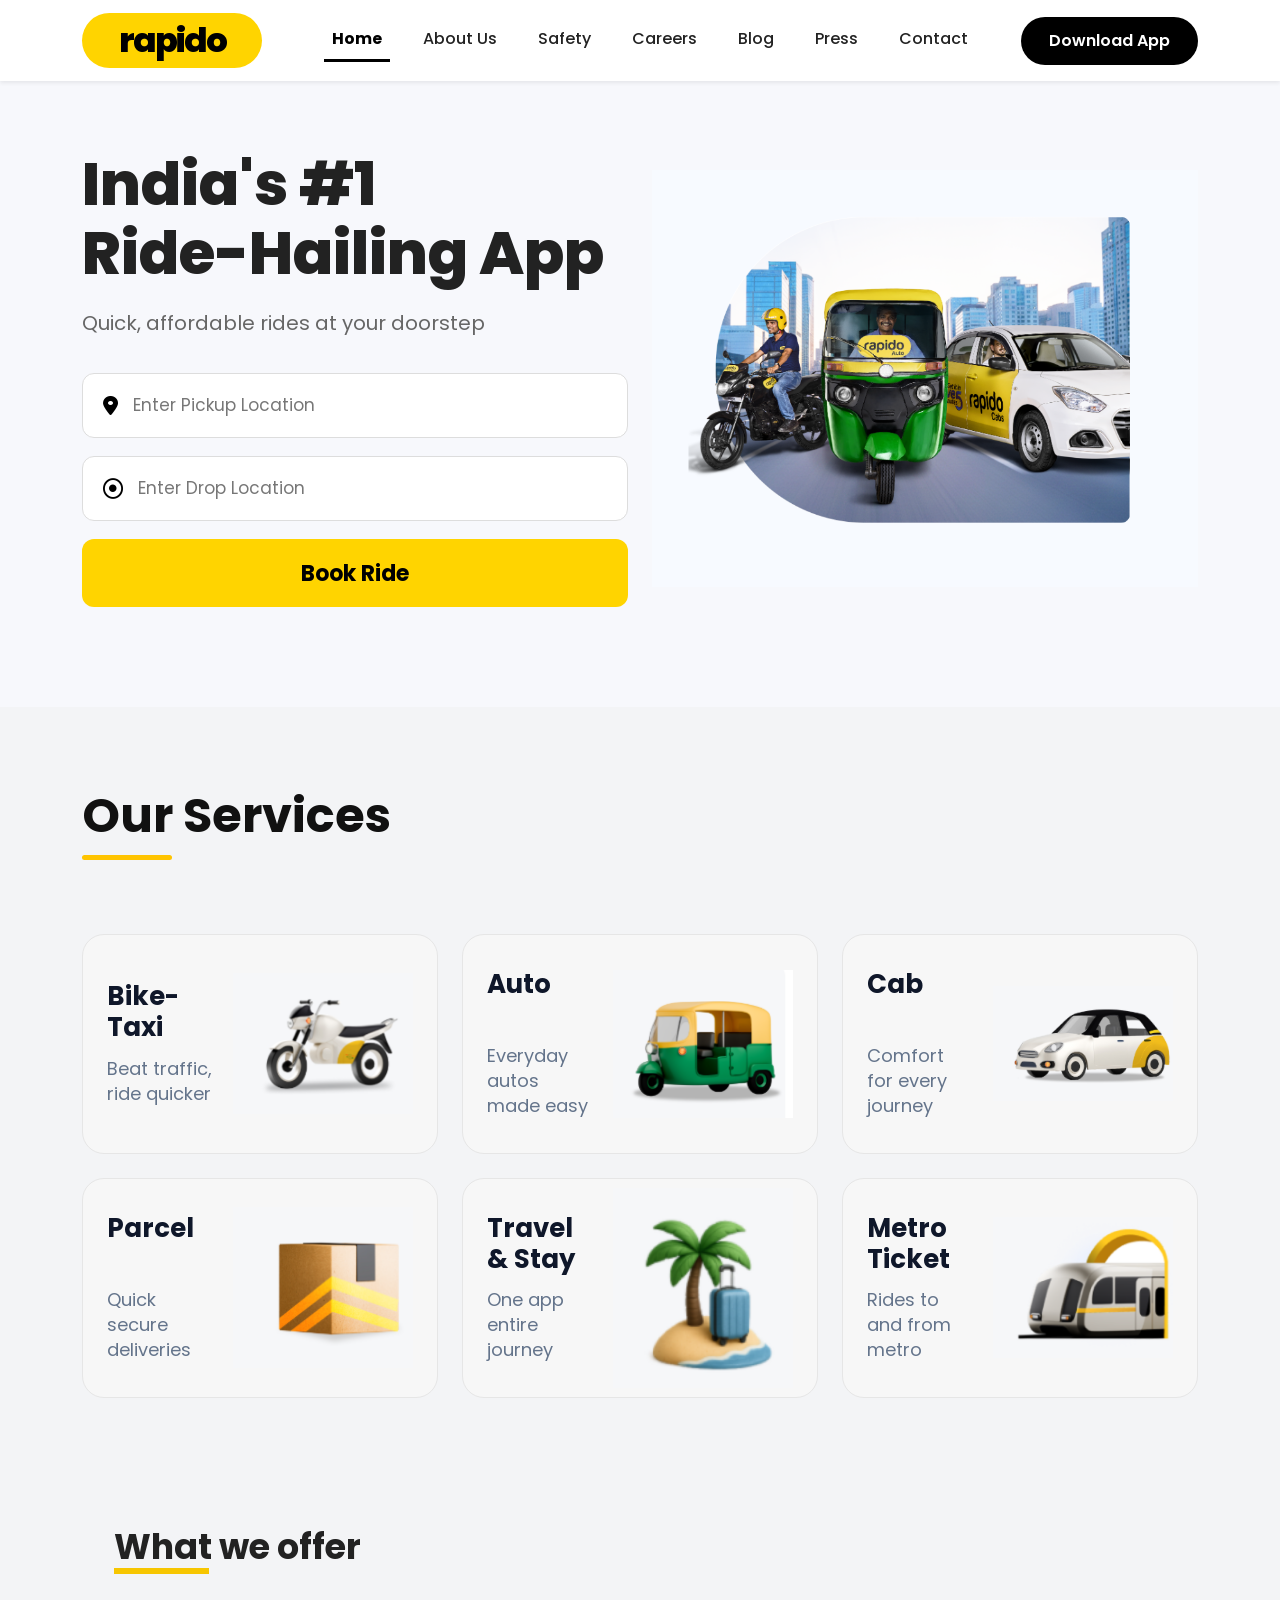
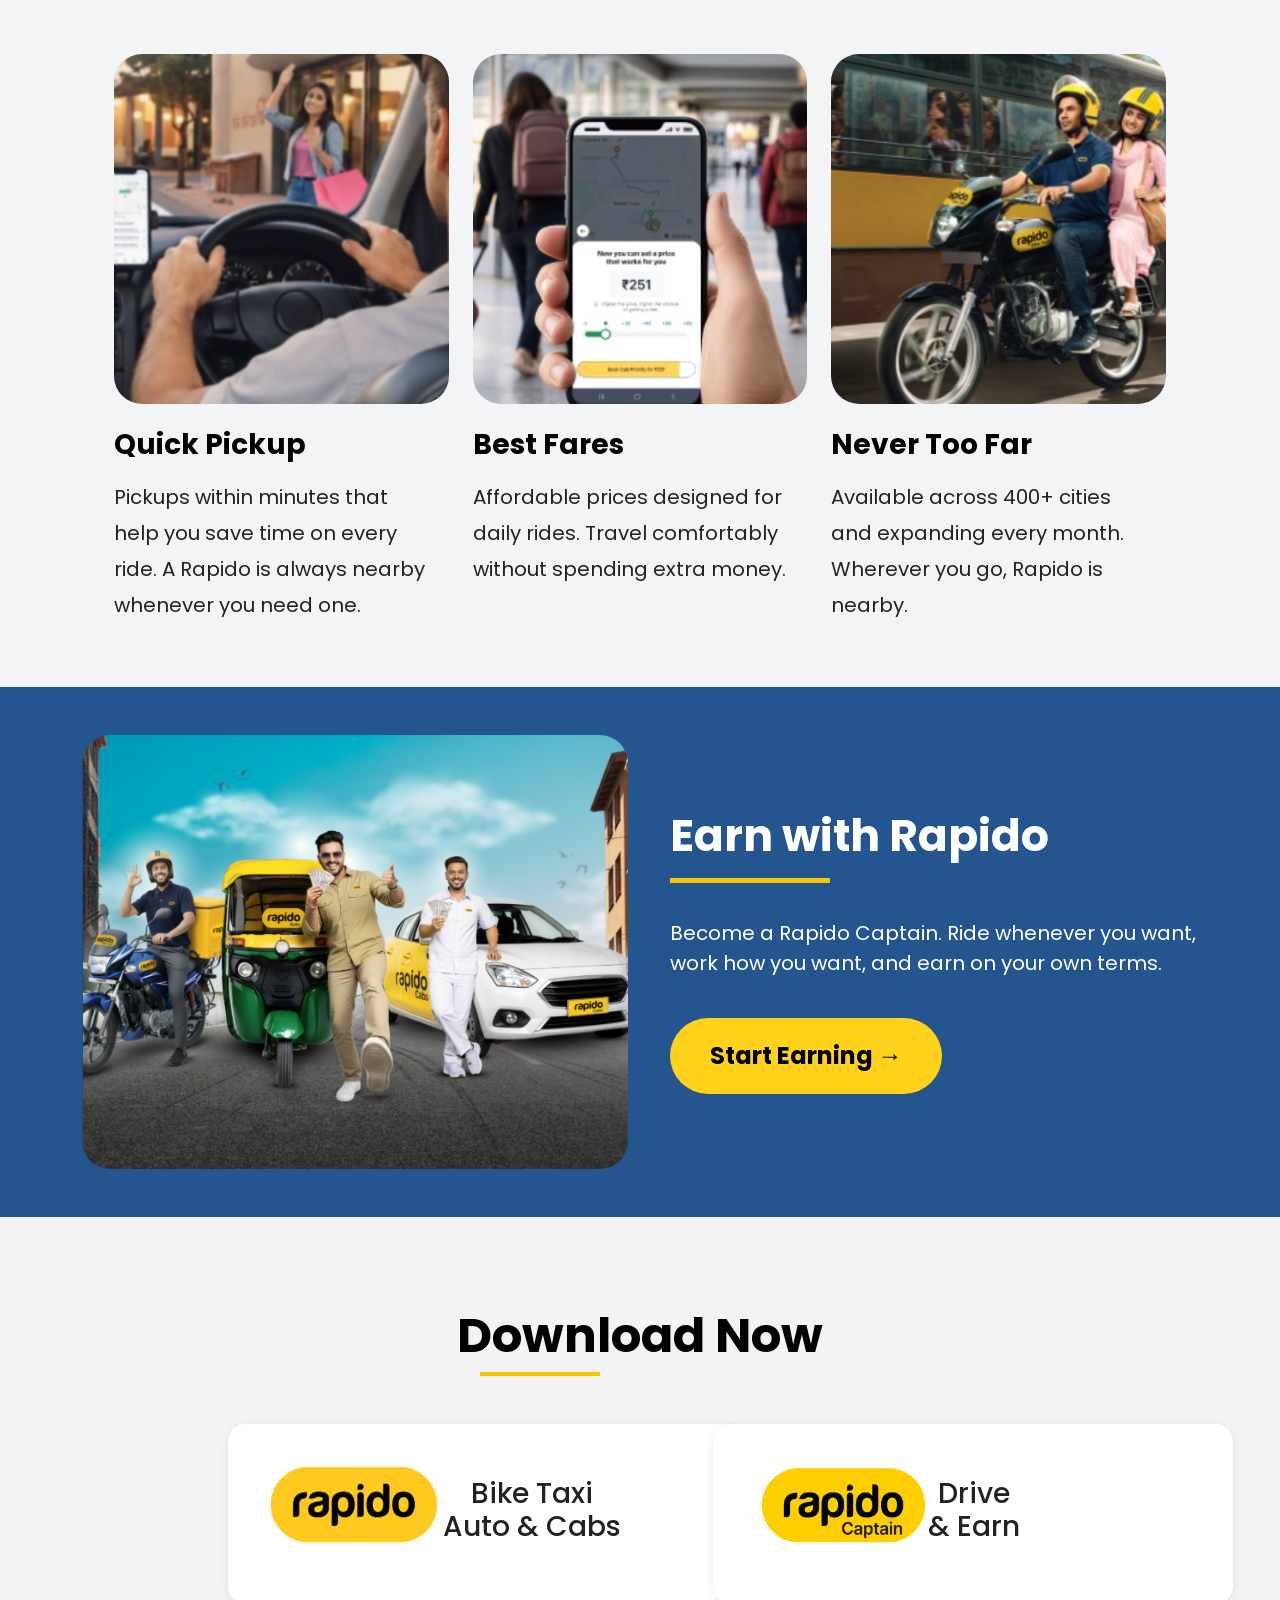
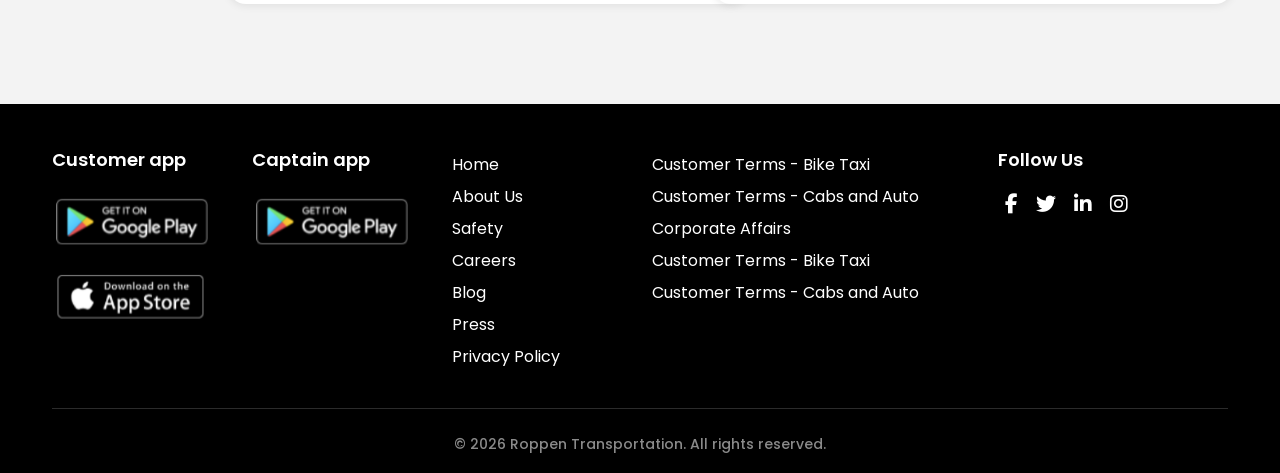
<file: index.html>
<!DOCTYPE html>
<html lang="en">
<head>
<meta charset="UTF-8">
<meta name="viewport" content="width=device-width, initial-scale=1.0">

<title>Rapido Clone</title>

<!-- Bootstrap -->
<link href="https://cdn.jsdelivr.net/npm/bootstrap@5.3.3/dist/css/bootstrap.min.css" rel="stylesheet">

<!-- Font Awesome -->
<link rel="stylesheet"
href="https://cdnjs.cloudflare.com/ajax/libs/font-awesome/6.5.1/css/all.min.css">

<link rel="stylesheet" href="indexstyle.css">
</head>
<body>

<!-- ================= NAVBAR ================= -->

<nav class="navbar navbar-expand-lg navbar-light bg-white shadow-sm fixed-top">
<div class="container">

<a class="navbar-brand" href="#">
<div class="logo-box">
<span>rapido</span>
</div>
</a>

<button
class="navbar-toggler"
type="button"
data-bs-toggle="collapse"
data-bs-target="#navbarNav">

<span class="navbar-toggler-icon"></span>

</button>

<div class="collapse navbar-collapse" id="navbarNav">

<ul class="navbar-nav mx-auto">

<li class="nav-item">
<a class="nav-link active" href="index.html">Home</a>
</li>

<li class="nav-item">
<a class="nav-link" href="about.html">About Us</a>
</li>

<li class="nav-item">
<a class="nav-link" href="safety.html">Safety</a>
</li>

<li class="nav-item">
<a class="nav-link" href="#">Careers</a>
</li>

<li class="nav-item">
<a class="nav-link" href="#">Blog</a>
</li>

<li class="nav-item">
<a class="nav-link" href="#">Press</a>
</li>

<li class="nav-item">
<a class="nav-link" href="#">Contact</a>
</li>

</ul>

<button
    class="download-btn"
    onclick="window.open('https://apps.apple.com/in/app/rapido-bike-taxi-auto-cabs/id1198464606','_blank')">
    Download App
</button>

</div>

</div>
</nav>

<!-- ================= HERO SECTION ================= -->

<section class="hero">

<div class="container">

<div class="row align-items-center">

<div class="col-lg-6">

<h1>
India's #1 <br>
Ride-Hailing App
</h1>

<p>
Quick, affordable rides at your doorstep
</p>

<div class="input-box">
    <i class="fa-solid fa-location-dot"></i>
    <input
        type="text"
        id="pickup"
        placeholder="Enter Pickup Location">
</div>

<div class="input-box drop">
    <i class="fa-regular fa-circle-dot"></i>
    <input
        type="text"
        id="drop"
        placeholder="Enter Drop Location">
</div>

<button class="ride-btn" id="bookRide">
    Book Ride
</button>

</div>

<div class="col-lg-6 text-center">

<img
src="hero.png"
alt="Hero Image"
class="img-fluid hero-img">

</div>

</div>

</div>

</section>

<!-- ================= SERVICES ================= -->

<section class="services">

<div class="container">

<div class="services-heading">
    <h2>Our Services</h2>
    <div class="services-line"></div>
</div>

<div class="row g-4 mt-4">

<!-- Card 1 -->

<div class="col-lg-4 col-md-6">

<div class="service-card">

<div class="service-text">

<h3>Bike-Taxi</h3>

<p>
Beat traffic, ride quicker
</p>

</div>

<img src="Bike.png" alt="Bike">

</div>

</div>

<!-- Card 2 -->

<div class="col-lg-4 col-md-6">

<div class="service-card">

<div class="service-text">

<h3>Auto</h3>

<p>
Everyday autos made easy
</p>

</div>

<img src="auto.png" alt="Auto">

</div>

</div>

<!-- Card 3 -->

<div class="col-lg-4 col-md-6">

<div class="service-card">

<div class="service-text">

<h3>Cab</h3>

<p>
Comfort for every journey
</p>

</div>

<img src="cab.png" alt="Cab">

</div>

</div>

<!-- Card 4 -->

<div class="col-lg-4 col-md-6">

<div class="service-card">

<div class="service-text">

<h3>Parcel</h3>

<p>
Quick secure deliveries
</p>

</div>

<img src="parcel.png" alt="Parcel">

</div>

</div>

<!-- Card 5 -->

<div class="col-lg-4 col-md-6">

<div class="service-card">

<div class="service-text">

<h3>Travel & Stay</h3>

<p>
One app entire journey
</p>

</div>

<img src="travel.png" alt="Travel">

</div>

</div>

<!-- Card 6 -->

<div class="col-lg-4 col-md-6">

<div class="service-card">

<div class="service-text">

<h3>Metro Ticket</h3>

<p>
Rides to and from metro
</p>

</div>

<img src="metro.png" alt="Metro">

</div>

</div>

</div>

</div>

</section>
<!-- ================= OFFER SECTION ================= -->

<section class="offer-section py-5">

    <div class="container">

        <div class="offer-heading">
    <h2>What we offer</h2>
    <div class="offer-line"></div>
</div>

        <div class="row g-4">

            <!-- Card 1 -->
            <div class="col-lg-4 col-md-6">

                <div class="offer-card h-100">

                    <img src="pickup.jpg" class="img-fluid" alt="Quick Pickup">

                    <h3 class="mt-4">
                        Quick Pickup
                    </h3>

                    <p>
                        Pickups within minutes that help you save time on every
                        ride. A Rapido is always nearby whenever you need one.
                    </p>

                </div>

            </div>

            <!-- Card 2 -->

            <div class="col-lg-4 col-md-6">

                <div class="offer-card h-100">

                    <img src="fare.jpg" class="img-fluid" alt="Best Fares">

                    <h3 class="mt-4">
                        Best Fares
                    </h3>

                    <p>
                        Affordable prices designed for daily rides. Travel
                        comfortably without spending extra money.
                    </p>

                </div>

            </div>

            <!-- Card 3 -->

            <div class="col-lg-4 col-md-6 mx-md-auto">

                <div class="offer-card h-100">

                    <img src="ride.jpg" class="img-fluid" alt="Never Too Far">

                    <h3 class="mt-4">
                        Never Too Far
                    </h3>

                    <p>
                        Available across 400+ cities and expanding every month.
                        Wherever you go, Rapido is nearby.
                    </p>

                </div>

            </div>

        </div>

    </div>

</section>



<!-- ================= EARN SECTION ================= -->

<section class="earn-section py-5">

    <div class="container">

        <div class="row align-items-center">

            <!-- Left Image -->
            <div class="col-lg-6 col-md-12 mb-4 mb-lg-0 text-center">
                <img src="earn-rapido.png" class="img-fluid earn-img" alt="Earn With Rapido">
            </div>

            <!-- Right Content -->
            <div class="col-lg-6 col-md-12 earn-content">

                <h2>Earn with Rapido</h2>

                <div class="yellow-line"></div>

                <p>
                    Become a Rapido Captain. Ride whenever you want,
                    work how you want, and earn on your own terms.
                </p>

                <a href="https://apps.apple.com/in/app/rapido-bike-taxi-auto-cabs/id1198464606" class="earn-btn">
                    Start Earning →
                </a>

            </div>

        </div>

    </div>

</section>



<!-- ================= DOWNLOAD SECTION ================= -->

<section class="download-section">
<div class="container">

<div class="text-center">

<h2 class="fw-bold">
Download Now
</h2>

<div class="Yellow-line mb-5"></div>

</div>

<div class="row justify-content-center gx-5 gy-4">
<div class="col-lg-5 col-md-6">

<div class="download-card text-center">

<a href="https://apps.apple.com/in/app/rapido-bike-taxi-auto-cabs/id1198464606" target="_blank">
    <img src="rapido-logo.png"
         class="img-fluid mb-3"
         alt="Rider">
</a>
<h3>

Bike Taxi

<br>

Auto & Cabs

</h3>

</div>

</div>

<div class="col-lg-4 col-md-6">

<div class="download-card text-center">
<a href="index.html">
<img src="rapido-captain.png"
class="img-fluid mb-3"
alt="Captain">
</a>


<h3>

Drive

<br>

& Earn

</h3>

</div>

</div>

</div>

</div>

</section>



<!-- ================= FOOTER ================= -->

<footer class="footer">

    <div class="container">

        <div class="row gx-4 gy-4 align-items-start">

    <!-- Customer -->
    <div class="col-lg-2 col-md-6">
        <h3>Customer app</h3>

        <a href="https://apps.apple.com/in/app/rapido-bike-taxi-auto-cabs/id1198464606">
            <img src="google-play.png" class="store-img" alt="">
        </a>

        <a href="https://apps.apple.com/in/app/rapido-bike-taxi-auto-cabs/id1198464606">
            <img src="app-store.png" class="store-img" alt="">
        </a>
    </div>

    <!-- Captain -->
    <div class="col-lg-2 col-md-6">
        <h3>Captain app</h3>

        <a href="index.html">
            <img src="google-play.png" class="store-img" alt="">
        </a>
    </div>

    <!-- Company -->
    <div class="col-lg-2 col-md-6">
        <ul class="footer-links">
            <li>
                <a href="index.html" class="footer-link">Home</a>
            </li>
            <li>
                <a href="about.html" class="footer-link">About Us</a>
            </li>
            <li>
                <a href="safety.html" class="footer-link">Safety</a>
            </li>
            <li>
                <a href="index.html" class="footer-link">Careers</a>
            </li>
            <li>
                <a href="index.html" class="footer-link">Blog</a>
            </li>
            <li>
                <a href="index.html" class="footer-link">Press</a>
            </li>
            <li>
                <a href="index.html" class="footer-link">Privacy Policy</a>
            </li>
           
        </ul>
    </div>

    <!-- Terms -->
    <div class="col-lg-3 col-md-6">
        <ul class="footer-links">
            <li>
                <a href="https://www.rapido.bike/CustomerTerms" class="footer-link">Customer Terms - Bike Taxi</a>
            </li>
            <li>
                <a href="https://www.rapido.bike/CustomerTerms#cabs" class="footer-link">Customer Terms - Cabs and Auto</a>
            </li>
            <li>
                <a href="https://www.rapido.bike/CorporateAffairs" class="footer-link">Corporate Affairs</a>
            </li>
            <li>
                <a href="https://www.rapido.bike/CaptainTerms" class="footer-link">Customer Terms - Bike Taxi</a>
            </li>
            <li>
                <a href="https://www.rapido.bike/CaptainTerms#cabs" class="footer-link">Customer Terms - Cabs and Auto</a>
            </li>
        </ul>
    </div>

    <!-- Social -->
    <div class="col-lg-2 col-md-6">
        <h3 class="follow-title">Follow Us</h3>

         <div class="social-icons justify-content-lg-end">
            <a href="https://www.facebook.com/rapido4bike/"><i class="fab fa-facebook-f"></i></a>
            <a href="https://x.com/rapidobikeapp"><i class="fab fa-twitter"></i></a>
            <a href="https://www.linkedin.com/company/rapido-bike/"><i class="fab fa-linkedin-in"></i></a>
            <a href="https://www.instagram.com/rapidoapp/"><i class="fab fa-instagram"></i></a>
        </div>
    </div>

</div>
<hr>

<p class="copyright">
    © 2026 Roppen Transportation. All rights reserved.
</p>

</footer>

<script src="https://cdn.jsdelivr.net/npm/bootstrap@5.3.3/dist/js/bootstrap.bundle.min.js"></script>
<script>
document.getElementById("bookRide").addEventListener("click", function () {

    let pickup = document.getElementById("pickup").value.trim();
    let drop = document.getElementById("drop").value.trim();

    if (pickup === "") {
        alert("Please enter Pickup Location");
        document.getElementById("pickup").focus();
        return;
    }

    if (drop === "") {
        alert("Please enter Drop Location");
        document.getElementById("drop").focus();
        return;
    }

    // Save locations
    localStorage.setItem("pickup", pickup);
    localStorage.setItem("drop", drop);

    // Go to next page
    window.location.href = "booking.html";
});
</script>

</body>

</html>
</file>
<file: indexstyle.css>
/* ==========================
   GOOGLE FONT
========================== */
@import url('https://fonts.googleapis.com/css2?family=Poppins:wght@300;400;500;600;700;800&display=swap');


/* ==========================
   RESET
========================== */

*{
    margin:0;
    padding:0;
    box-sizing:border-box;
}

html{
    scroll-behavior:smooth;
}

body{
    font-family:'Poppins',sans-serif;
    background:#f7f8fc;
    color:#222;
    overflow-x:hidden;
}


/* ==========================
   COMMON
========================== */

section{
    padding:80px 0;
}

a{
    text-decoration:none;
}

ul{
    list-style:none;
}

img{
    max-width:100%;
    display:block;
}


/* ==========================
   NAVBAR
========================== */

.navbar{
    background:#fff;
    box-shadow:0 2px 15px rgba(0,0,0,.08);
}

.logo-box{

    width:180px;
    height:55px;

    background:#FFD400;

    border-radius:35px;

    display:flex;
    justify-content:center;
    align-items:center;

    font-size:34px;
    font-weight:800;
    color:#000;

    letter-spacing:-2px;
}

.navbar-nav{

    gap:25px;

}

.nav-link{

    color:#222;
    font-size:16px;
    font-weight:500;
    transition:.3s;

}

.nav-link:hover{

    color:#000;

}

.nav-link.active{

    border-bottom:3px solid #000;

    font-weight:700;

}

.download-btn{

    background:#000;
    color:#fff;

    border:none;

    border-radius:40px;

    padding:12px 28px;

    font-weight:600;

    transition:.3s;

}

.download-btn:hover{

    transform:translateY(-3px);

}


/* ==========================
   HERO SECTION
========================== */

.hero{

    background:#f7f8fc;

    padding-top:150px;

    padding-bottom:100px;

}

.hero h1{

    font-size:60px;

    font-weight:800;

    line-height:1.15;

    margin-bottom:20px;

}

.hero p{

    color:#666;

    font-size:20px;

    margin-bottom:35px;

}

.hero-img{
    width:100%;
    animation:floatImage 4s ease-in-out infinite;
}

@keyframes floatImage{

    0%{
        transform:translateY(0);
    }

    50%{
        transform:translateY(-20px);
    }

    100%{
        transform:translateY(0);
    }

}

/* ==========================
   INPUT BOX
========================== */

.input-box{
    height:65px;
    background:#fff;
    border:1px solid #ddd;
    border-radius:12px;
    display:flex;
    align-items:center;
    padding:0 20px;
    margin-bottom:18px;
    transition:0.2s;
}

.input-box:focus-within{
    border:2px solid #000;
}

.input-box i{

    font-size:20px;

    margin-right:15px;

    color:#000;

}

.input-box input{

    width:100%;

    border:none;

    outline:none;

    background:transparent;

    font-size:17px;

}

.input-box input::placeholder{

    color:#777;

}




/* ==========================
   BUTTON
========================== */

.ride-btn{

    width:100%;

    height:68px;

    background:#FFD400;

    border:none;

    border-radius:12px;

    font-size:22px;

    font-weight:700;

    transition:.3s;

}

.ride-btn:hover{

    transform:translateY(-3px);

    box-shadow:0 10px 20px rgba(0,0,0,.15);

}


/* ==========================
   YELLOW LINE
========================== */

.services-heading{
    margin-bottom:50px;
}

.services-heading h2{
    font-size:48px;
    font-weight:700;
    color:#111;
    margin-bottom:10px;
}

.services-line{
    width:90px;
    height:5px;
    background:#FFC400;
    border-radius:20px;
}
/* SERVICES SECTION */
.services {
    background: #f3f4f6;
    padding: 80px 0;
}

.services-container {
    width: 85%;
    margin: auto;
}

.services-container h2 {
    font-size: 64px;
    font-weight: 700;
    color: #333;
    margin-bottom: 15px;
    line-height: 1.1;
}

.yellow-line {
    width: 160px;
    height: 5px;
    background: #f7c600;
    margin-bottom: 50px;
}

/* GRID */
.services-grid {
    display: grid;
    grid-template-columns: repeat(3, 1fr);
    gap: 30px;
}

/* CARD */
.service-card {
    background: #f7f7f7;
    border: 1px solid #e6e6e6;
    border-radius: 22px;
    padding: 24px;
    height: 220px;      /* Changed from min-height */
    width: 100%;

    display: flex;
    align-items: center;
    justify-content: space-between;

    transition: 0.3s ease;
}

.service-card:hover {
    transform: translateY(-5px);
    box-shadow: 0 10px 25px rgba(0,0,0,0.08);
}

/* TEXT SIDE */
.service-text {
    flex: 1;
    padding-right: 20px;
}

.service-text h3 {
    font-size: 26px;
    font-weight: 700;
    color: #0f172a;
    margin-bottom: 12px;
    line-height: 1.2;
    min-height: 62px;
}

.service-text p {
    font-size: 18px;
    color: #64748b;
    line-height: 1.4;
    margin: 0;
}

/* IMAGE SIDE */
.service-card img {
    width: 180px;
    height: auto;
    object-fit: contain;
    flex-shrink: 0;
}

/* RESPONSIVE */
@media (max-width: 1200px) {
    .services-grid {
        grid-template-columns: repeat(2, 1fr);
    }
}

@media (max-width: 768px) {
    .services-grid {
        grid-template-columns: 1fr;
    }

    .service-card {
        flex-direction: column;
        text-align: center;
        gap: 20px;
    }

    .service-text {
        padding-right: 0;
    }

    .services-container h2 {
        font-size: 42px;
    }

    .service-card img {
        width: 150px;
    }
}


/* =========================
   WHAT WE OFFER SECTION
========================= */

.offer-section{
    background:#f3f4f6;
    padding:40px 8% 80px;
}

.offer-container{
    max-width:1600px;
    margin:auto;
}

.offer-title{
    font-size:48px;
    font-weight:4000;
    color:#111;
    margin-bottom:20px;
}

.offer-line{
    width:95px;
    height:6px;
    background:#f7c600;
    margin-bottom:80px;
}

.offer-grid{
    display:grid;
    grid-template-columns:repeat(3,1fr);
    gap:60px;
}
.offer-heading h2{
    font-size:35px;
    font-weight:700;
    color:#222;
    margin:0;
    line-height:1.2;
}
.offer-card img{
    width:100%;
    height:350px;
    object-fit:cover;
    border-radius:28px;
    display:block;
}

.offer-card h3{
    font-size:28px;
    font-weight:700;
    color:#000;
    margin-top:28px;
    margin-bottom:18px;
}

.offer-card p{
    font-size:20px;
    line-height:1.8;
    color:#222;
    max-width:95%;
}

/* Hover Effect */

.offer-card{
    transition:0.4s ease;
}

.offer-card:hover{
    transform:translateY(-10px);
}
/* EARN WITH RAPIDO SECTION */

.earn-section{
    background:#25558f;
    padding:80px 0;
}

/* Image */

.earn-img{
    width:100%;
    max-width:570px;
    border-radius:28px;
}

/* Right Content */

.earn-content{
    color:#fff;
    padding-left:30px;
}

.earn-content h2{
    font-size:44px;
    font-weight:700;
    margin-bottom:15px;
}

.earn-content .yellow-line{
    width:160px;
    height:5px;
    background:#f7c600;
    margin:10px 0 35px 0;   /* top right bottom left */
}
.earn-content p{
    font-size:20px;
    line-height:1.5;
    max-width:600px;
    margin-bottom:40px;
}

.earn-btn{
    display:inline-block;
    background:#ffd21c;
    color:#000;
    text-decoration:none;
    font-size:24px;
    font-weight:700;
    padding:20px 40px;
    border-radius:50px;
    transition:.3s;
}

.earn-btn:hover{
    color:#000;
    transform:translateY(-3px);
}

/* ---------- Responsive ---------- */

@media (max-width:991px){

    .earn-section{
        padding:60px 20px;
    }

    .earn-content{
        padding-left:0;
        text-align:center;
        margin-top:40px;
    }

    .earn-content h2{
        font-size:42px;
    }

    .earn-content .yellow-line{
        margin:15px auto 30px;
    }

    .earn-content p{
        font-size:22px;
        max-width:100%;
    }

    .earn-btn{
        font-size:20px;
        padding:18px 35px;
    }
}

@media (max-width:576px){

    .earn-content h2{
        font-size:32px;
    }

    .earn-content p{
        font-size:18px;
    }

    .earn-btn{
        width:100%;
        text-align:center;
        font-size:18px;
    }
}
/* DOWNLOAD SECTION */

.download-section{
    background:#f3f3f3;
    padding:90px 0 100px;
}

.download-section h2{
    text-align:center;
    font-size:48px;        /* reduced */
    font-weight:700;
    color:#000;
    margin-bottom:8px;
}

.Yellow-line{
    width:120px;
    height:4px;
    background:#f6c400;
    margin:0 auto 40px;
    transform: translateX(-100px); /* move line left */
    
}

.download-container{
    display:flex;
    justify-content:center;
    align-items:center;
    gap:60px;      /* Increase this for more space */
    flex-wrap:wrap;
}


.download-card{
    width:520px;           /* smaller */
    height:180px;          /* smaller */
    background:#ffffff;
    border-radius:18px;
    display:flex;
    align-items:center;
    padding:0 35px;
    cursor:pointer;
    transition:0.3s;
    box-shadow:0 2px 8px rgba(0,0,0,0.08);
}

.download-card img{
    width:180px;           /* smaller logo */
    object-fit:contain;
}

.card-text{
    margin-left:25px;
}

.card-text h3{
    font-size:24px;        /* smaller text */
    font-weight:400;
    line-height:1.4;
    color:#000;
    padding-left:13px;
}

.download-card:hover{
    transform:translateY(-4px);
}


.footer{
    background:#000;
    color:#fff;
    padding:45px 0 18px;   /* Reduced top padding */
}

.footer .container{
    max-width:1200px;      /* Smaller width like the original */
}

.footer h3{
    font-size:18px;
    font-weight:600;
    margin-bottom:18px;
}

.store-img{
    width:160px;
    display:block;
    margin-bottom:12px;
}

.footer-links{
    list-style:none;
    padding:0;
    margin:0;
}

.footer-links li{
    font-size:16px;
    line-height:2;
    margin-bottom:0;
}
.follow-title{
    text-align:center;
    margin-bottom: 20px;
}


.social-icons{
    display:flex;
    gap:18px;
    margin-top:12px;
}

.social-icons a{
    color:#fff;
    font-size:20px;
}

.footer hr{
    border: 0;
    border-top: 1px solid #2b2b2b;
    opacity: 1;
    margin: 35px 0 25px;
}
.copyright{
    color: #8a8a8a;
    font-size: 14px;
    font-weight: 500;
    text-align: center;
    margin: 20px 0 0;
    line-height: 1.5;
}
.footer-link{
    color:#fff;
    text-decoration:none;
    cursor:pointer;
}
</file>
